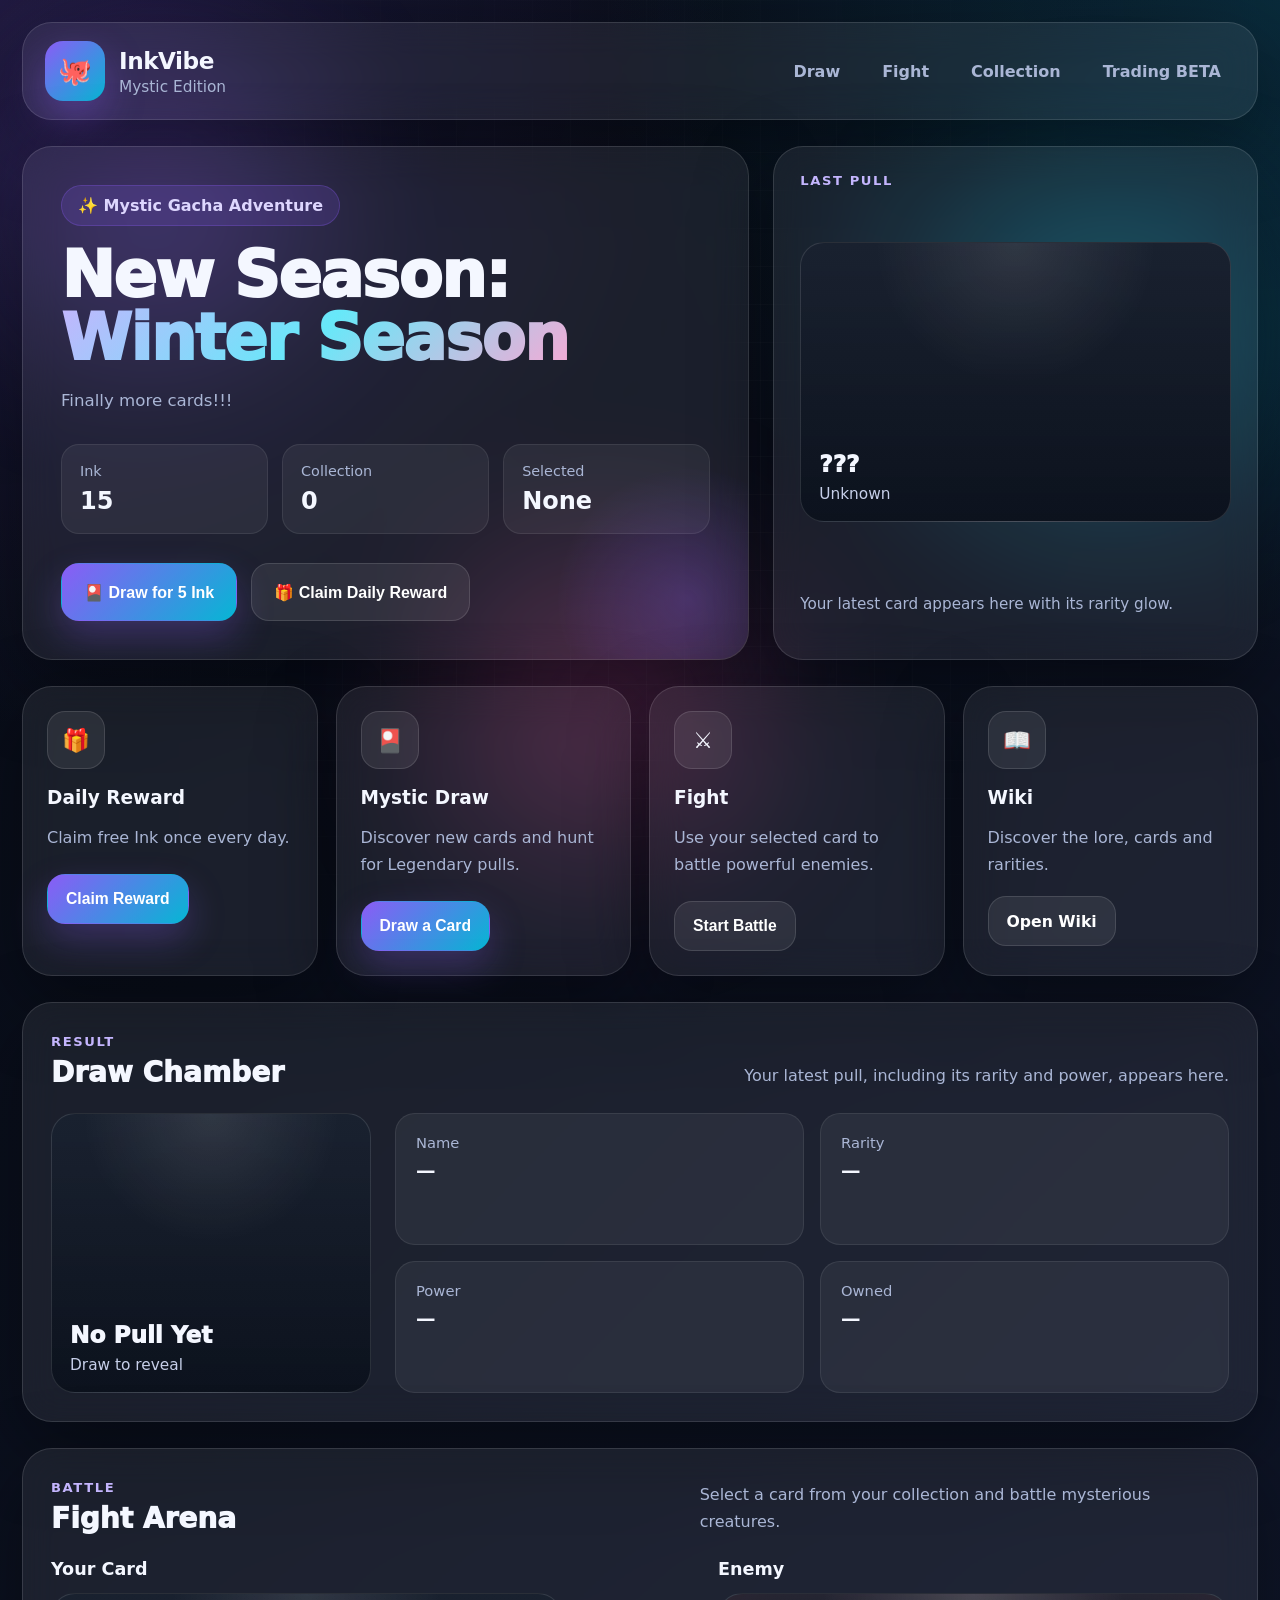
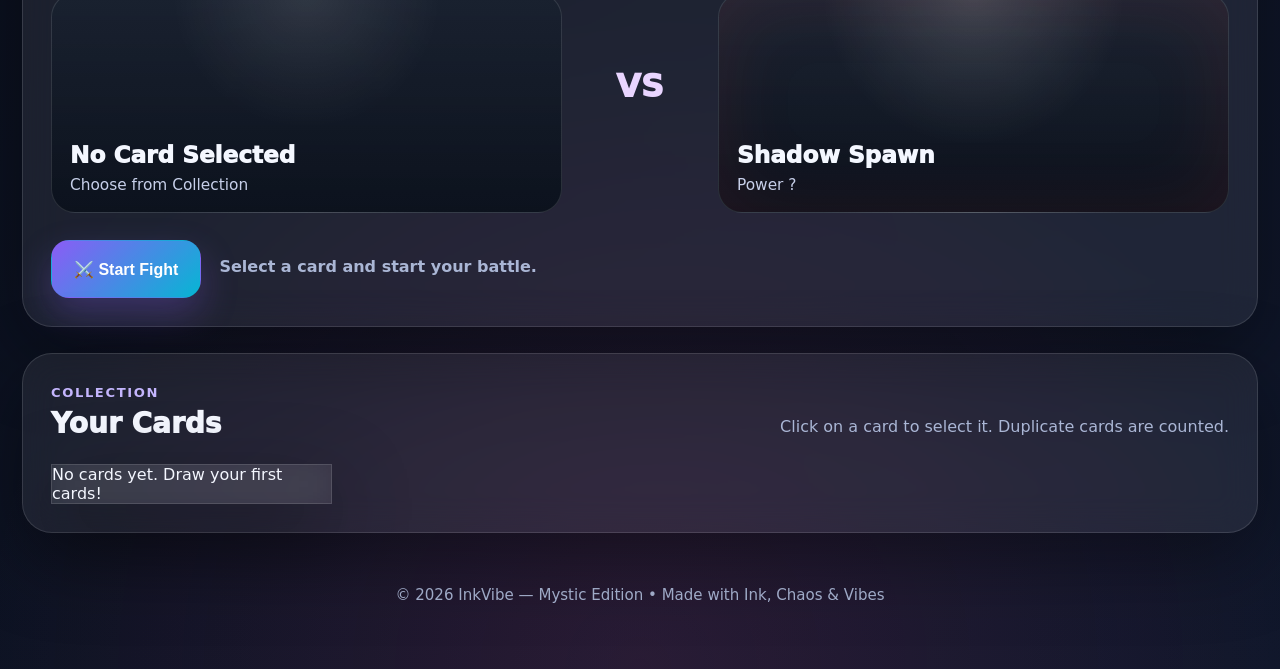
<file: index.html>
<!DOCTYPE html>
<html lang="en">
<head>
  <meta charset="UTF-8" />
  <meta name="viewport" content="width=device-width, initial-scale=1.0" />
  <title>InkVibe - Winter Season</title>
  <meta name="description" content="InkVibe — Mystic Edition | Collect mystical cards, discover rare characters and battle in your browser." />
  <link rel="stylesheet" href="style.css" />
</head>
<body>

  <div class="snowflakes" aria-hidden="true">
    <div class="snowflake">❄</div>
    <div class="snowflake">❅</div>
    <div class="snowflake">❆</div>
    <div class="snowflake">❄</div>
    <div class="snowflake">❅</div>
    <div class="snowflake">❆</div>
    <div class="snowflake">❄</div>
    <div class="snowflake">❅</div>
    <div class="snowflake">❆</div>
    <div class="snowflake">❄</div>
  </div>

  <div class="bg-layer">
    <div class="orb orb-a"></div>
    <div class="orb orb-b"></div>
    <div class="orb orb-c"></div>
    <div class="grid-overlay"></div>
  </div>

  <div class="app-shell">

    <header class="topbar glass">
      <div class="brand">
        <div class="brand-mark">🐙</div>
        <div class="brand-copy">
          <h1>InkVibe</h1>
          <p>Mystic Edition</p>
        </div>
      </div>

      <nav class="top-nav">
        <a href="#draw-zone">Draw</a>
        <a href="#fight-zone">Fight</a>
        <a href="#collection-zone">Collection</a>
        <a href="trade.html">Trading BETA</a>
      </nav>
    </header>

    <main>

      <section class="hero-grid">
        <div class="hero-main glass">
          <div class="hero-badge">✨ Mystic Gacha Adventure</div>

          <h2>New Season: <span>Winter Season</span></h2>

          <p>
            Finally more cards!!!
          </p>

          <div class="hero-stats">
            <div class="hero-stat">
              <span class="hero-stat-label">Ink</span>
              <span class="hero-stat-value" id="inkCount">0</span>
            </div>

            <div class="hero-stat">
              <span class="hero-stat-label">Collection</span>
              <span class="hero-stat-value" id="collectionCount">0</span>
            </div>

            <div class="hero-stat">
              <span class="hero-stat-label">Selected</span>
              <span class="hero-stat-value" id="selectedCardName">None</span>
            </div>
          </div>

          <div class="hero-actions">
            <button class="btn btn-primary btn-xl" onclick="drawCard()">
              🎴 Draw for 5 Ink
            </button>

            <button class="btn btn-secondary btn-xl" onclick="claimDaily()">
              🎁 Claim Daily Reward
            </button>
          </div>
        </div>

        <aside class="hero-side glass">
          <div class="side-label">Last Pull</div>

          <div id="lastPullCard" class="featured-card placeholder-card">
            <div class="featured-card-inner">
              <span class="featured-name">???</span>
              <span class="featured-rarity">Unknown</span>
            </div>
          </div>

          <p class="side-note">
            Your latest card appears here with its rarity glow.
          </p>
        </aside>
      </section>

      <section class="quick-actions">

        <div class="quick-card glass">
          <div class="quick-icon">🎁</div>
          <h3>Daily Reward</h3>
          <p>Claim free Ink once every day.</p>
          <button class="btn btn-primary" onclick="claimDaily()">
            Claim Reward
          </button>
        </div>

        <div class="quick-card glass" id="draw-zone">
          <div class="quick-icon">🎴</div>
          <h3>Mystic Draw</h3>
          <p>Discover new cards and hunt for Legendary pulls.</p>
          <button class="btn btn-primary" onclick="drawCard()">
            Draw a Card
          </button>
        </div>

        <div class="quick-card glass" id="fight-zone">
          <div class="quick-icon">⚔️</div>
          <h3>Fight</h3>
          <p>Use your selected card to battle powerful enemies.</p>
          <button class="btn btn-secondary" onclick="fight()">
            Start Battle
          </button>
        </div>

        <div class="quick-card glass">
          <div class="quick-icon">📖</div>
          <h3>Wiki</h3>
          <p>Discover the lore, cards and rarities.</p>
          <a href="wiki.html" class="btn btn-secondary">Open Wiki</a>
        </div>

      </section>

      <section class="section-panel glass">
        <div class="section-head">
          <div>
            <span class="eyebrow">RESULT</span>
            <h2>Draw Chamber</h2>
          </div>
          <p>Your latest pull, including its rarity and power, appears here.</p>
        </div>

        <div class="draw-result-wrap">
          <div id="drawReveal" class="draw-reveal placeholder-card">
            <div class="featured-card-inner">
              <span class="featured-name">No Pull Yet</span>
              <span class="featured-rarity">Draw to reveal</span>
            </div>
          </div>

          <div class="draw-meta">
            <div class="meta-box">
              <span class="meta-label">Name</span>
              <span class="meta-value" id="pullName">—</span>
            </div>

            <div class="meta-box">
              <span class="meta-label">Rarity</span>
              <span class="meta-value" id="pullRarity">—</span>
            </div>

            <div class="meta-box">
              <span class="meta-label">Power</span>
              <span class="meta-value" id="pullPower">—</span>
            </div>

            <div class="meta-box">
              <span class="meta-label">Owned</span>
              <span class="meta-value" id="pullOwned">—</span>
            </div>
          </div>
        </div>
      </section>

      <section class="section-panel glass fight-layout">
        <div class="section-head">
          <div>
            <span class="eyebrow">BATTLE</span>
            <h2>Fight Arena</h2>
          </div>

          <p>Select a card from your collection and battle mysterious creatures.</p>
        </div>

        <div class="fight-grid">
          <div class="arena-card">
            <h3>Your Card</h3>

            <div id="selectedFightCard" class="battle-card placeholder-card small-card">
              <div class="featured-card-inner">
                <span class="featured-name">No Card Selected</span>
                <span class="featured-rarity">Choose from Collection</span>
              </div>
            </div>
          </div>

          <div class="arena-vs">VS</div>

          <div class="arena-card">
            <h3>Enemy</h3>

            <div id="enemyCard" class="battle-card enemy-card small-card">
              <div class="featured-card-inner">
                <span class="featured-name">Shadow Spawn</span>
                <span class="featured-rarity">Power ?</span>
              </div>
            </div>
          </div>
        </div>

        <div class="fight-controls">
          <button class="btn btn-primary btn-xl" onclick="fight()">
            ⚔️ Start Fight
          </button>

          <div id="fightResult" class="fight-result">
            Select a card and start your battle.
          </div>
        </div>
      </section>

      <section class="section-panel glass" id="collection-zone">
        <div class="section-head">
          <div>
            <span class="eyebrow">COLLECTION</span>
            <h2>Your Cards</h2>
          </div>

          <p>Click on a card to select it. Duplicate cards are counted.</p>
        </div>

        <div id="collectionGrid" class="collection-grid"></div>
      </section>

    </main>

    <footer class="footer">
      <p>© 2026 InkVibe — Mystic Edition • Made with Ink, Chaos & Vibes</p>
    </footer>

  </div>

  <script src="script.js"></script>
</body>
</html>
</file>
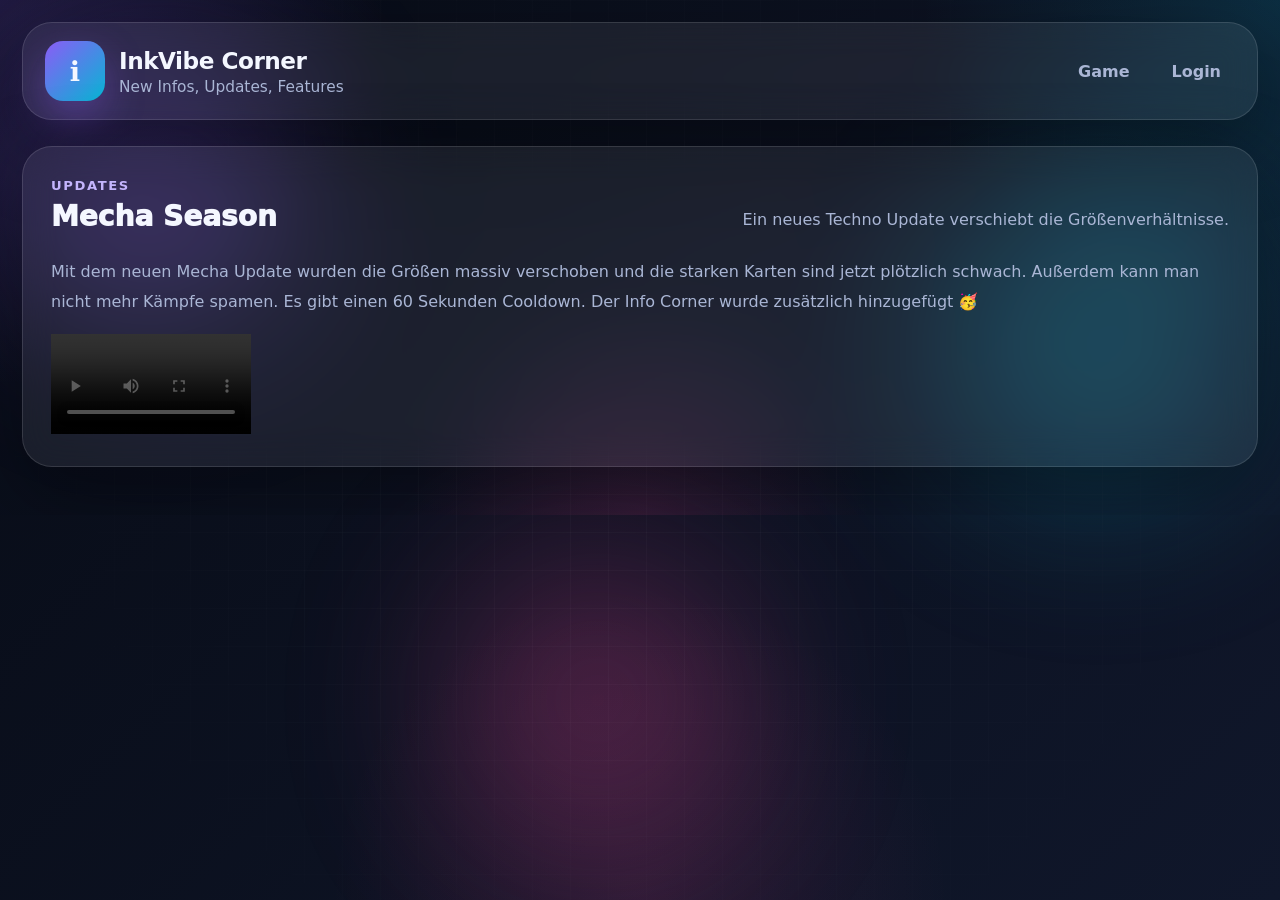
<file: corner.html>
<!DOCTYPE html>
<html lang="de">
<head>
  <meta charset="UTF-8" />
  <meta name="viewport" content="width=device-width, initial-scale=1.0" />
  <title>InkVibe Corner</title>
  <link rel="stylesheet" href="style.css" />
</head>
<body>
  <div class="bg-layer">
    <div class="orb orb-a"></div>
    <div class="orb orb-b"></div>
    <div class="orb orb-c"></div>
    <div class="grid-overlay"></div>
  </div>

  <div class="app-shell">
    <header class="topbar glass">
      <div class="brand">
        <div class="brand-mark">ℹ️</div>
        <div class="brand-copy">
          <h1>InkVibe Corner</h1>
          <p>New Infos, Updates, Features</p> 
        </div>
      </div>

      <nav class="top-nav">
        <a href="index.html">Game</a>
        <a href="login.html">Login</a>
      </nav>
    </header>

    <section class="section-panel glass">
      <div class="section-head">
        <div>
          <span class="eyebrow">UPDATES</span>
          <h2>Mecha Season</h2>
        </div>
        <p>Ein neues Techno Update verschiebt die Größenverhältnisse.</p>
      </div>

      <p style="color: var(--muted); line-height: 1.9; font-size: 1rem;">
       Mit dem neuen Mecha Update wurden die Größen massiv verschoben
       und die starken Karten sind jetzt plötzlich schwach. Außerdem 
       kann man nicht mehr Kämpfe spamen. Es gibt einen 60 Sekunden Cooldown. 
       Der Info Corner wurde zusätzlich hinzugefügt 🥳
      </p>

      <video controls width="200">
  <source src="MechaVid.mp4" type="video/mp4">
  Dein Browser unterstützt das Video-Tag nicht.
</video>
    </section>
</file>
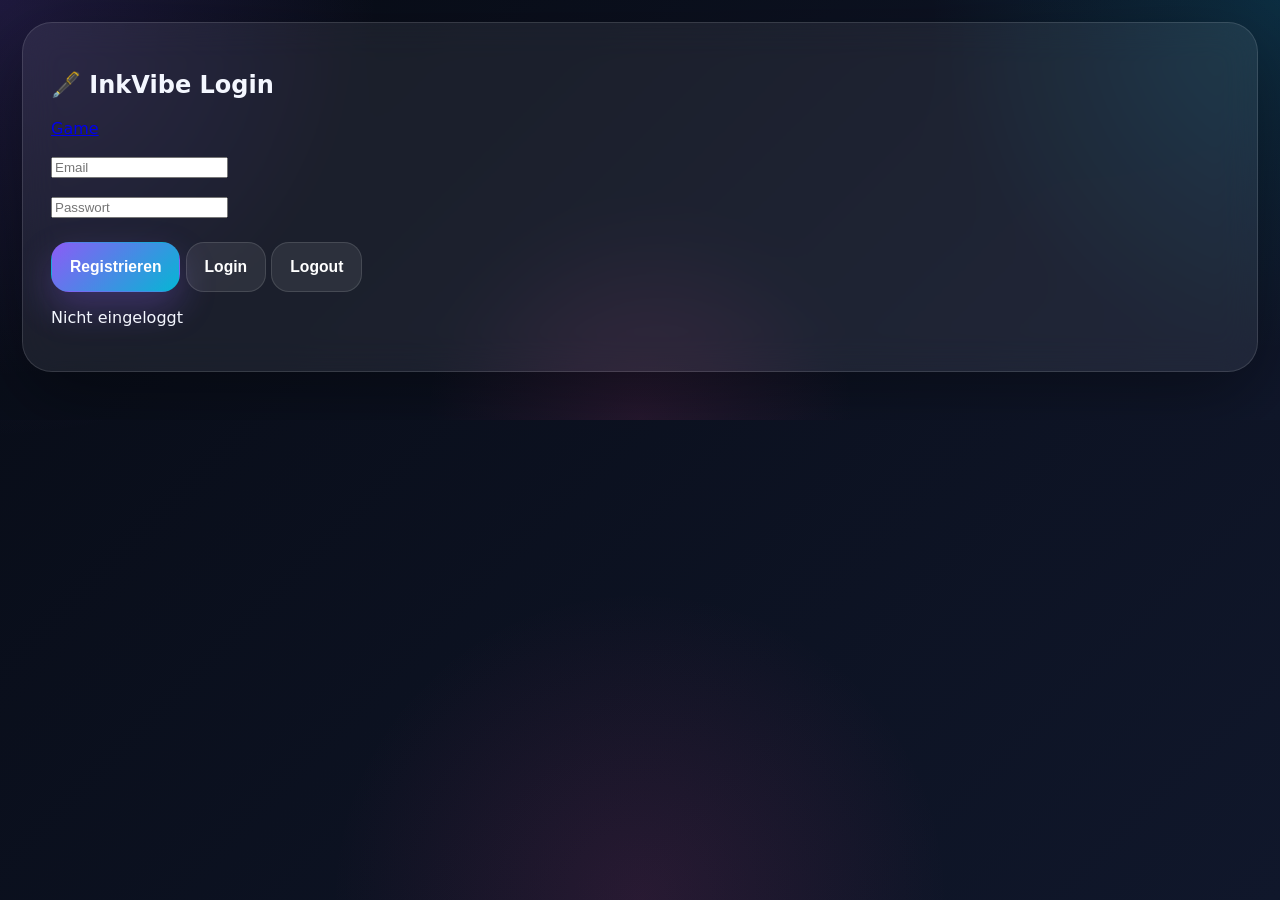
<file: login.html>
<!DOCTYPE html>
<html lang="de">
<head>
<meta charset="UTF-8">
<meta name="viewport" content="width=device-width, initial-scale=1.0">

<title>InkVibe Login</title>


<link rel="stylesheet" href="style.css">
</head>

<body>

<div class="app-shell">

<section class="section-panel glass">

<h2>🖋️ InkVibe Login</h2>

<a href="index.html"><button= "btn btn-secondary">Game</button></a>
<br><br>
<input id="email" type="email" placeholder="Email">

<br><br>

<input id="password" type="password" placeholder="Passwort">

<br><br>

<button class="btn btn-primary" id="registerBtn">
Registrieren
</button>


<button class="btn btn-secondary" id="loginBtn">
Login
</button>


<button class="btn btn-secondary" id="logoutBtn">
Logout
</button>


<p id="status">
Nicht eingeloggt
</p>


</section>

</div>


<script type="module" src="login.js"></script>

</body>
</html>
</file>
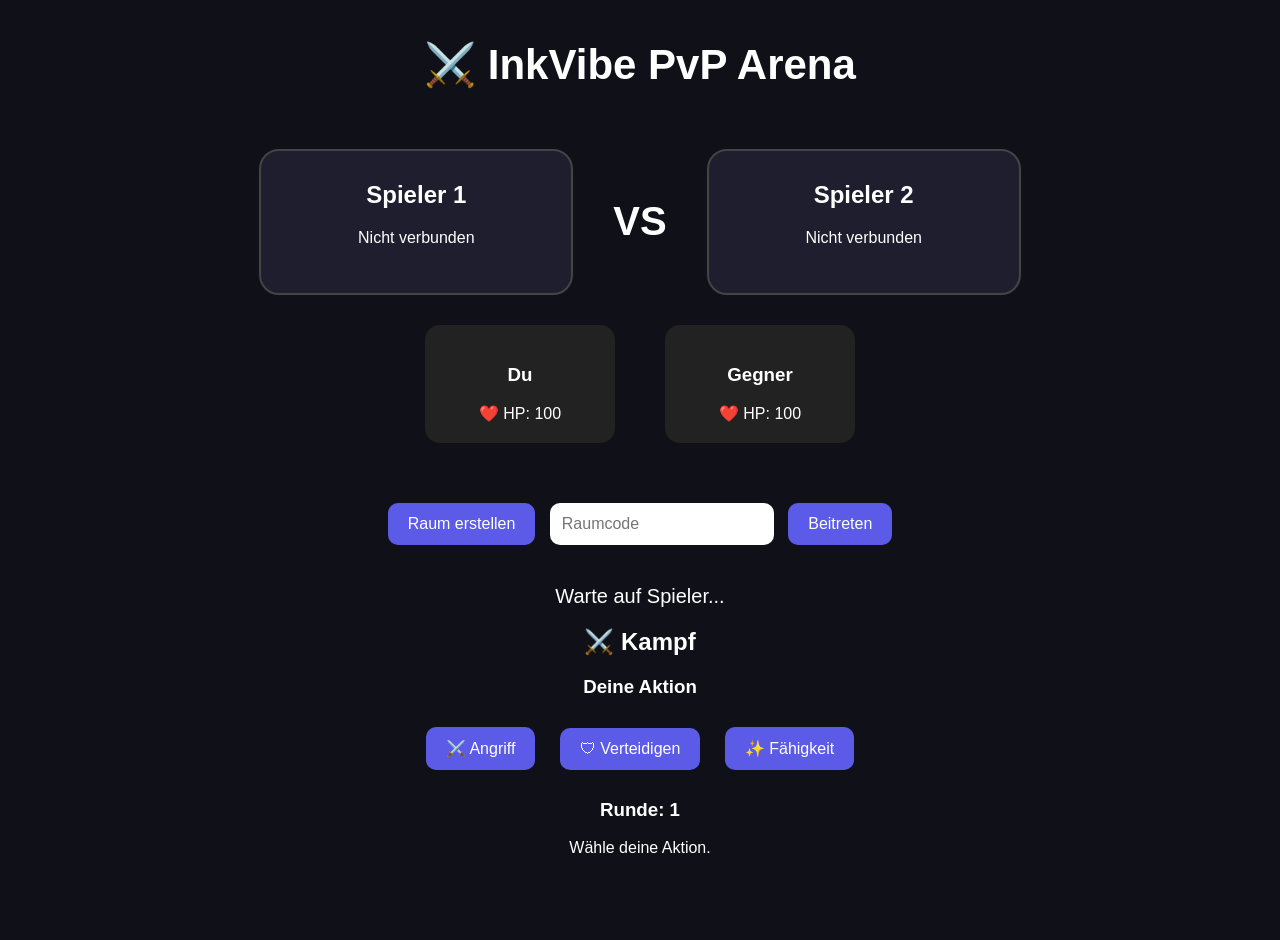
<file: pvp.html>
<!DOCTYPE html>
<html lang="de">
<head>
    <meta charset="UTF-8">
    <meta name="viewport" content="width=device-width, initial-scale=1.0">
    <title>InkVibe PvP Arena</title>
    <link rel="stylesheet" href="pvp.css">
</head>

<body>

    <h1>⚔️ InkVibe PvP Arena</h1>

    <div class="arena">

        <div class="player">
            <h2>Spieler 1</h2>
            <p id="player1Status">Nicht verbunden</p>
        </div>

        <div class="vs">
            VS
        </div>

        <div class="player">
            <h2>Spieler 2</h2>
            <p id="player2Status">Nicht verbunden</p>
        </div>

    </div>

    <div class="hp-box">

    <div>
        <h3>Du</h3>
        ❤️ HP: <span id="playerHP">100</span>
    </div>

    <div>
        <h3>Gegner</h3>
        ❤️ HP: <span id="enemyHP">100</span>
    </div>

</div>
    <div class="controls">
        <button onclick="createRoom()">
            Raum erstellen
        </button>

        <input id="roomCode" placeholder="Raumcode">

        <button onclick="joinRoom()">
            Beitreten
        </button>
    </div>

    <div id="message">
        Warte auf Spieler...
    </div>
<div class="battle-area">

    <h2>⚔️ Kampf</h2>

    <div>
        <h3>Deine Aktion</h3>

        <button onclick="chooseAction('attack')">
            ⚔️ Angriff
        </button>

        <button onclick="chooseAction('defend')">
            🛡 Verteidigen
        </button>

        <button onclick="chooseAction('skill')">
            ✨ Fähigkeit
        </button>

    </div>


    <h3 id="round">
        Runde: 1
    </h3>

    <p id="battleMessage">
        Wähle deine Aktion.
    </p>

</div>

<script src="pvp.js"></script>

</body>
</html>
</file>
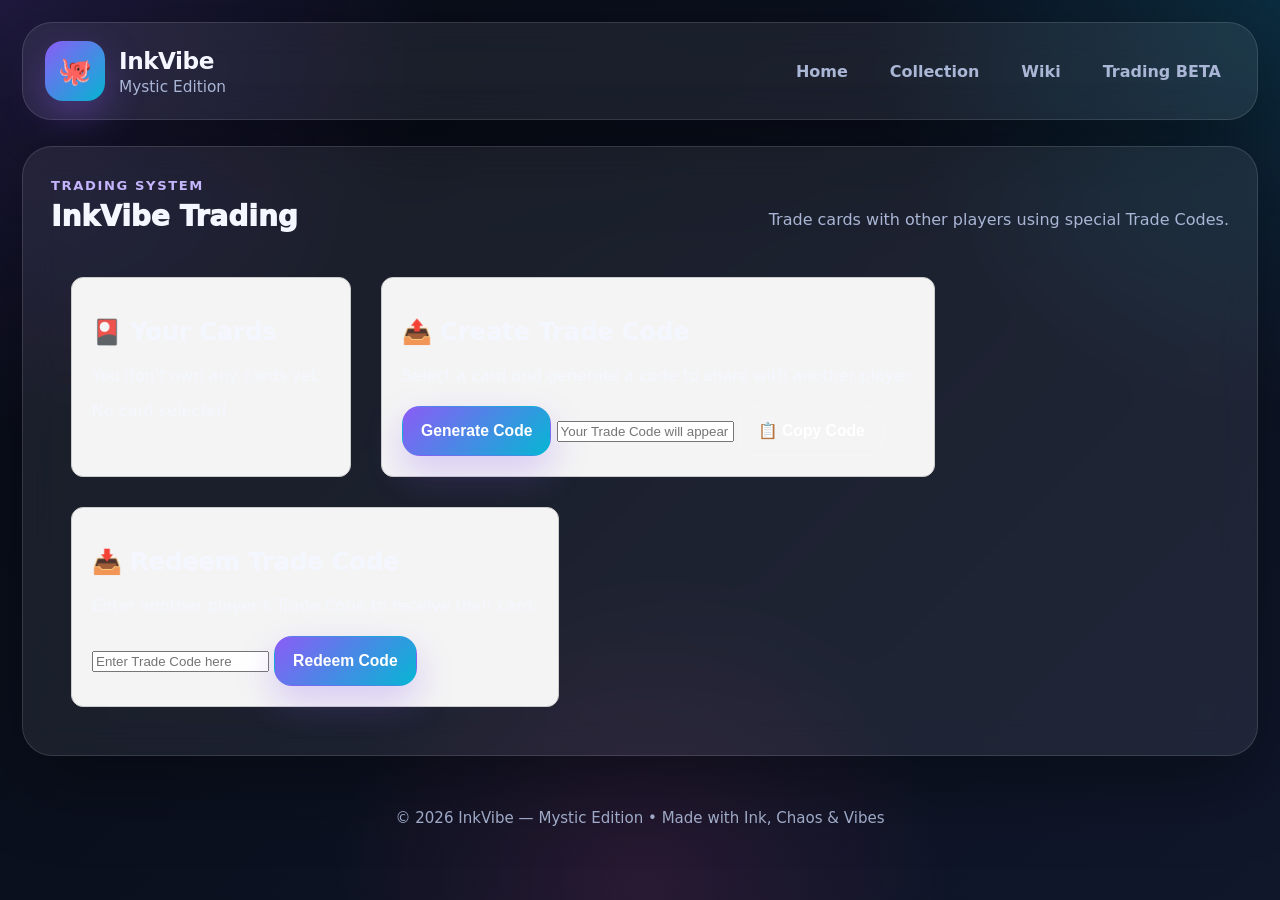
<file: trade.html>
<!DOCTYPE html>
<html lang="en">

<head>
  <meta charset="UTF-8">
  <meta name="viewport" content="width=device-width, initial-scale=1.0">

  <title>InkVibe Trading (Beta)</title>

  <link rel="stylesheet" href="style.css">
</head>

<body>

  <div class="app-shell">

    <header class="topbar glass">

      <div class="brand">
        <div class="brand-mark">🐙</div>

        <div class="brand-copy">
          <h1>InkVibe</h1>
          <p>Mystic Edition</p>
        </div>
      </div>

      <nav class="top-nav">
        <a href="index.html">Home</a>
        <a href="index.html#collection-zone">Collection</a>
        <a href="wiki.html">Wiki</a>
        <a href="trade.html">Trading BETA</a>
      </nav>

    </header>

    <main>

      <section class="section-panel glass">

        <div class="section-head">
          <div>
            <span class="eyebrow">TRADING SYSTEM</span>
            <h2>InkVibe Trading</h2>
          </div>

          <p>
            Trade cards with other players using special Trade Codes.
          </p>
        </div>

        <div class="trade-container">

          <!-- YOUR COLLECTION -->

          <div class="section">
            <h2>🎴 Your Cards</h2>

            <div id="yourCards"></div>

            <p id="selectedInfo">
              No card selected
            </p>
          </div>

          <!-- GENERATE TRADE CODE -->

          <div class="section">

            <h2>📤 Create Trade Code</h2>

            <p>
              Select a card and generate a code to share with another player.
            </p>

            <button class="btn btn-primary" onclick="generateTradeCode()">
              Generate Code
            </button>

            <input
              id="tradeCode"
              readonly
              placeholder="Your Trade Code will appear here"
            >

            <button class="btn btn-secondary" onclick="copyTradeCode()">
              📋 Copy Code
            </button>

          </div>

          <!-- REDEEM TRADE CODE -->

          <div class="section">

            <h2>📥 Redeem Trade Code</h2>

            <p>
              Enter another player's Trade Code to receive their card.
            </p>

            <input
              id="redeemInput"
              placeholder="Enter Trade Code here"
            >

            <button class="btn btn-primary" onclick="redeemCode()">
              Redeem Code
            </button>

          </div>

        </div>

      </section>

    </main>

    <footer class="footer">
      <p>© 2026 InkVibe — Mystic Edition • Made with Ink, Chaos & Vibes</p>
    </footer>

  </div>

  <script src="script.js"></script>
  <script src="trade.js"></script>

</body>
</html>
</file>
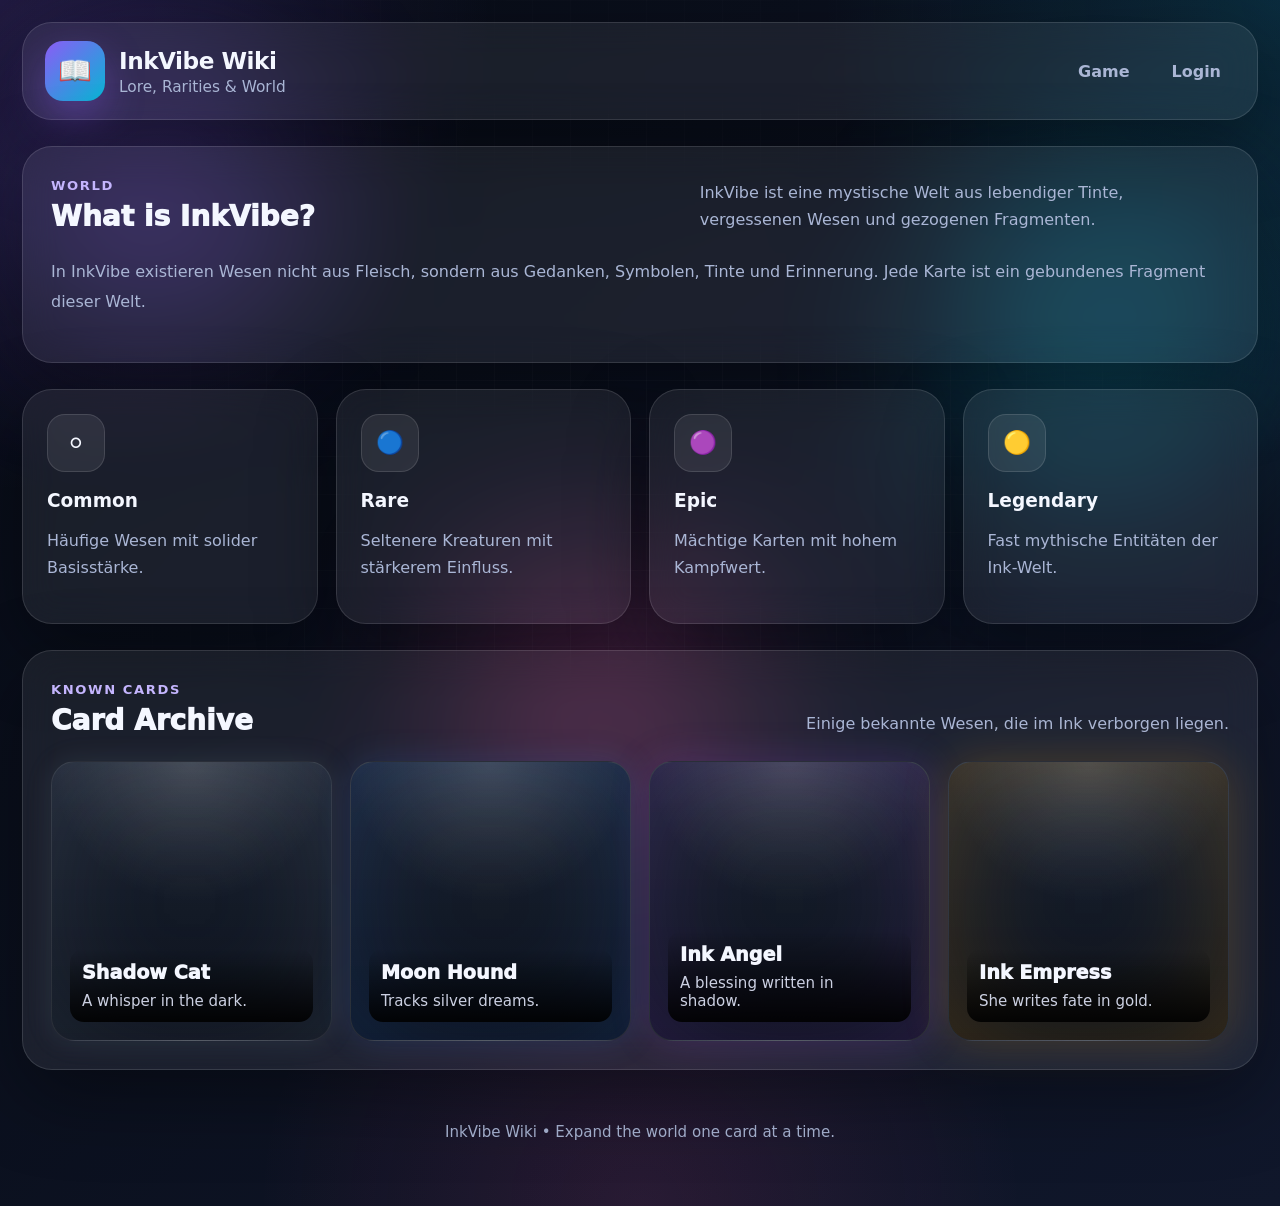
<file: wiki.html>
<!DOCTYPE html>
<html lang="de">
<head>
  <meta charset="UTF-8" />
  <meta name="viewport" content="width=device-width, initial-scale=1.0" />
  <title>InkVibe Wiki</title>
  <link rel="stylesheet" href="style.css" />
</head>
<body>
  <div class="bg-layer">
    <div class="orb orb-a"></div>
    <div class="orb orb-b"></div>
    <div class="orb orb-c"></div>
    <div class="grid-overlay"></div>
  </div>

  <div class="app-shell">
    <header class="topbar glass">
      <div class="brand">
        <div class="brand-mark">📖</div>
        <div class="brand-copy">
          <h1>InkVibe Wiki</h1>
          <p>Lore, Rarities & World</p>
        </div>
      </div>

      <nav class="top-nav">
        <a href="index.html">Game</a>
        <a href="login.html">Login</a>
      </nav>
    </header>

    <section class="section-panel glass">
      <div class="section-head">
        <div>
          <span class="eyebrow">WORLD</span>
          <h2>What is InkVibe?</h2>
        </div>
        <p>InkVibe ist eine mystische Welt aus lebendiger Tinte, vergessenen Wesen und gezogenen Fragmenten.</p>
      </div>

      <p style="color: var(--muted); line-height: 1.9; font-size: 1rem;">
        In InkVibe existieren Wesen nicht aus Fleisch, sondern aus Gedanken, Symbolen,
        Tinte und Erinnerung. Jede Karte ist ein gebundenes Fragment dieser Welt.
      </p>
    </section>

    <section class="quick-actions">
      <div class="quick-card glass">
        <div class="quick-icon">⚪</div>
        <h3>Common</h3>
        <p>Häufige Wesen mit solider Basisstärke.</p>
      </div>

      <div class="quick-card glass">
        <div class="quick-icon">🔵</div>
        <h3>Rare</h3>
        <p>Seltenere Kreaturen mit stärkerem Einfluss.</p>
      </div>

      <div class="quick-card glass">
        <div class="quick-icon">🟣</div>
        <h3>Epic</h3>
        <p>Mächtige Karten mit hohem Kampfwert.</p>
      </div>

      <div class="quick-card glass">
        <div class="quick-icon">🟡</div>
        <h3>Legendary</h3>
        <p>Fast mythische Entitäten der Ink-Welt.</p>
      </div>
    </section>

    <section class="section-panel glass">
      <div class="section-head">
        <div>
          <span class="eyebrow">KNOWN CARDS</span>
          <h2>Card Archive</h2>
        </div>
        <p>Einige bekannte Wesen, die im Ink verborgen liegen.</p>
      </div>

      <div class="collection-grid">
        <div class="collection-card rarity-common">
          <div class="card-bottom">
            <div class="card-name">Shadow Cat</div>
            <div class="card-sub">A whisper in the dark.</div>
          </div>
        </div>

        <div class="collection-card rarity-rare">
          <div class="card-bottom">
            <div class="card-name">Moon Hound</div>
            <div class="card-sub">Tracks silver dreams.</div>
          </div>
        </div>

        <div class="collection-card rarity-epic">
          <div class="card-bottom">
            <div class="card-name">Ink Angel</div>
            <div class="card-sub">A blessing written in shadow.</div>
          </div>
        </div>

        <div class="collection-card rarity-legendary">
          <div class="card-bottom">
            <div class="card-name">Ink Empress</div>
            <div class="card-sub">She writes fate in gold.</div>
          </div>
        </div>
      </div>
    </section>

    <footer class="footer">
      <p>InkVibe Wiki • Expand the world one card at a time.</p>
    </footer>
  </div>
</body>
</html>
</file>
<file: style.css>
/* Grundstyling für die Schneeflocken */
.snowflake {
  color: #fff;
  font-size: 1.2em;
  font-family: Arial, sans-serif;
  text-shadow: 0 0 5px rgba(0, 0, 0, 0.3); /* Sorgt für Sichtbarkeit auf hellem Hintergrund */
  position: fixed;
  top: -10%;
  z-index: 9999;
  user-select: none;
  cursor: default;
  pointer-events: none; /* Wichtig: Man kann durch die Flocken hindurchklicken */
  animation-name: snowflakes-fall, snowflakes-shake;
  animation-duration: 10s, 3s;
  animation-timing-function: linear, ease-in-out;
  animation-iteration-count: infinite, infinite;
  animation-play-state: running, running;
}

/* Animation 1: Nach unten fallen */
@keyframes snowflakes-fall {
  0% {
    top: -10%;
  }
  100% {
    top: 100%;
  }
}

/* Animation 2: Leichtes Hin- und Herschwingen */
@keyframes snowflakes-shake {
  0%, 100% {
    transform: translateX(0px);
  }
  50% {
    transform: translateX(80px);
  }
}

/* Individuelle Positionierung und Verzögerung für jede Flocke */
.snowflake:nth-of-type(1) { left: 5%; animation-delay: 0s, 0s; }
.snowflake:nth-of-type(2) { left: 15%; animation-delay: 6s, 0.5s; font-size: 1.5em; }
.snowflake:nth-of-type(3) { left: 25%; animation-delay: 4s, 2s; }
.snowflake:nth-of-type(4) { left: 35%; animation-delay: 2s, 2s; font-size: 0.9em; }
.snowflake:nth-of-type(5) { left: 45%; animation-delay: 8s, 3s; }
.snowflake:nth-of-type(6) { left: 55%; animation-delay: 6s, 2s; font-size: 1.4em; }
.snowflake:nth-of-type(7) { left: 65%; animation-delay: 2.5s, 1s; }
.snowflake:nth-of-type(8) { left: 75%; animation-delay: 1s, 0s; font-size: 1.1em; }
.snowflake:nth-of-type(9) { left: 85%; animation-delay: 3s, 1.5s; }
.snowflake:nth-of-type(10) { left: 92%; animation-delay: 5s, 2.5s; font-size: 1.3em; }

:root {
  --bg-1: #070b15;
  --bg-2: #10172b;
  --glass: rgba(255,255,255,0.07);
  --glass-strong: rgba(255,255,255,0.12);
  --border: rgba(255,255,255,0.12);
  --text: #f4f7ff;
  --muted: #aab6d5;
  --accent: #8b5cf6;
  --accent-2: #06b6d4;
  --accent-3: #ec4899;
  --gold: #fbbf24;
  --green: #22c55e;
  --red: #ef4444;
  --shadow: 0 25px 80px rgba(0,0,0,0.38);

  --common: #94a3b8;
  --rare: #3b82f6;
  --epic: #a855f7;
  --legendary: #f59e0b;

  --radius-xl: 30px;
  --radius-lg: 24px;
  --radius-md: 18px;
  --radius-sm: 14px;
  --max-width: 1260px;
}

* {
  box-sizing: border-box;
}

html, body {
  margin: 0;
  padding: 0;
  min-height: 100%;
  font-family: "Inter", "Segoe UI", system-ui, sans-serif;
  color: var(--text);
  background:
    radial-gradient(circle at top left, rgba(139,92,246,0.18), transparent 28%),
    radial-gradient(circle at top right, rgba(6,182,212,0.16), transparent 26%),
    radial-gradient(circle at bottom center, rgba(236,72,153,0.12), transparent 28%),
    linear-gradient(135deg, var(--bg-1), var(--bg-2));
  overflow-x: hidden;
}

body {
  padding: 22px;
}

.bg-layer {
  position: fixed;
  inset: 0;
  pointer-events: none;
  z-index: 0;
}

.orb {
  position: absolute;
  border-radius: 999px;
  filter: blur(90px);
  opacity: 0.28;
}

.orb-a {
  width: 280px;
  height: 280px;
  background: var(--accent);
  top: 60px;
  left: 20px;
}

.orb-b {
  width: 320px;
  height: 320px;
  background: var(--accent-2);
  top: 180px;
  right: 20px;
}

.orb-c {
  width: 300px;
  height: 300px;
  background: var(--accent-3);
  bottom: 50px;
  left: 35%;
}

.grid-overlay {
  position: absolute;
  inset: 0;
  background-image:
    linear-gradient(rgba(255,255,255,0.025) 1px, transparent 1px),
    linear-gradient(90deg, rgba(255,255,255,0.025) 1px, transparent 1px);
  background-size: 38px 38px;
  mask-image: radial-gradient(circle at center, black 25%, transparent 85%);
}

.app-shell {
  max-width: var(--max-width);
  margin: 0 auto;
  position: relative;
  z-index: 1;
}

.glass {
  background: var(--glass);
  border: 1px solid var(--border);
  backdrop-filter: blur(18px);
  box-shadow: var(--shadow);
}

.topbar {
  display: flex;
  justify-content: space-between;
  align-items: center;
  gap: 18px;
  padding: 18px 22px;
  border-radius: var(--radius-xl);
  margin-bottom: 26px;
}

.brand {
  display: flex;
  align-items: center;
  gap: 14px;
}

.brand-mark {
  width: 60px;
  height: 60px;
  display: grid;
  place-items: center;
  border-radius: 18px;
  background: linear-gradient(135deg, var(--accent), var(--accent-2));
  font-size: 1.7rem;
  box-shadow: 0 16px 38px rgba(139,92,246,0.35);
}

.brand-copy h1 {
  margin: 0;
  font-size: 1.45rem;
  font-weight: 900;
  letter-spacing: -0.5px;
}

.brand-copy p {
  margin: 4px 0 0;
  color: var(--muted);
  font-size: 0.96rem;
}

.top-nav {
  display: flex;
  align-items: center;
  gap: 14px;
  flex-wrap: wrap;
}

.top-nav a {
  text-decoration: none;
  color: var(--muted);
  font-weight: 700;
  padding: 10px 14px;
  border-radius: 999px;
  transition: 0.2s ease;
}

.top-nav a:hover {
  background: rgba(255,255,255,0.08);
  color: white;
}

.nav-login {
  background: rgba(255,255,255,0.08);
  border: 1px solid var(--border);
}

.hero-grid {
  display: grid;
  grid-template-columns: 1.2fr 0.8fr;
  gap: 24px;
  margin-bottom: 26px;
}

.hero-main, .hero-side, .section-panel, .quick-card {
  border-radius: var(--radius-xl);
}

.hero-main {
  padding: 38px;
  position: relative;
  overflow: hidden;
}

.hero-main::after {
  content: "";
  position: absolute;
  width: 260px;
  height: 260px;
  right: -70px;
  bottom: -70px;
  border-radius: 999px;
  background: radial-gradient(circle, rgba(139,92,246,0.25), transparent 72%);
}

.hero-badge {
  display: inline-flex;
  padding: 10px 16px;
  border-radius: 999px;
  background: rgba(139,92,246,0.16);
  border: 1px solid rgba(139,92,246,0.28);
  color: #ddd6fe;
  font-weight: 800;
  margin-bottom: 18px;
}

.hero-main h2 {
  font-size: clamp(2.3rem, 5vw, 4.1rem);
  line-height: 0.98;
  margin: 0 0 16px;
  font-weight: 950;
  letter-spacing: -1.5px;
}

.hero-main h2 span {
  background: linear-gradient(135deg, #c4b5fd, #67e8f9, #f9a8d4);
  -webkit-background-clip: text;
  -webkit-text-fill-color: transparent;
}

.hero-main p {
  color: var(--muted);
  line-height: 1.8;
  max-width: 64ch;
  font-size: 1.04rem;
  margin-bottom: 28px;
}

.hero-stats {
  display: grid;
  grid-template-columns: repeat(3, 1fr);
  gap: 14px;
  margin-bottom: 24px;
}

.hero-stat {
  padding: 18px;
  border-radius: 18px;
  background: rgba(255,255,255,0.06);
  border: 1px solid rgba(255,255,255,0.08);
}

.hero-stat-label {
  display: block;
  color: var(--muted);
  font-size: 0.9rem;
  margin-bottom: 8px;
}

.hero-stat-value {
  font-size: 1.5rem;
  font-weight: 900;
}

.hero-actions {
  display: flex;
  gap: 14px;
  flex-wrap: wrap;
}

.btn {
  display: inline-flex;
  align-items: center;
  justify-content: center;
  gap: 10px;
  min-height: 50px;
  padding: 14px 18px;
  border: 1px solid transparent;
  border-radius: 18px;
  text-decoration: none;
  font-weight: 900;
  cursor: pointer;
  transition: 0.2s ease;
  font-size: 0.98rem;
}

.btn:hover {
  transform: translateY(-2px);
}

.btn-primary {
  background: linear-gradient(135deg, var(--accent), var(--accent-2));
  color: white;
  box-shadow: 0 16px 36px rgba(139,92,246,0.28);
}

.btn-secondary {
  background: rgba(255,255,255,0.08);
  color: white;
  border-color: var(--border);
}

.btn-xl {
  min-height: 58px;
  padding: 16px 22px;
  font-size: 1rem;
}

.hero-side {
  padding: 26px;
  display: flex;
  flex-direction: column;
  justify-content: space-between;
}

.side-label, .eyebrow {
  font-size: 0.82rem;
  font-weight: 900;
  letter-spacing: 1.6px;
  color: #c4b5fd;
  text-transform: uppercase;
}

.side-note {
  color: var(--muted);
  line-height: 1.7;
  font-size: 0.95rem;
  margin-top: 16px;
}

.quick-actions {
  display: grid;
  grid-template-columns: repeat(4, 1fr);
  gap: 18px;
  margin-bottom: 26px;
}

.quick-card {
  padding: 24px;
  transition: 0.2s ease;
}

.quick-card:hover {
  transform: translateY(-4px);
  background: rgba(255,255,255,0.08);
}

.quick-icon {
  width: 58px;
  height: 58px;
  display: grid;
  place-items: center;
  border-radius: 18px;
  font-size: 1.4rem;
  background: rgba(255,255,255,0.08);
  border: 1px solid var(--border);
  margin-bottom: 18px;
}

.quick-card h3 {
  margin: 0 0 8px;
  font-size: 1.16rem;
  font-weight: 900;
}

.quick-card p {
  color: var(--muted);
  line-height: 1.7;
  margin-bottom: 18px;
}

.section-panel {
  padding: 28px;
  margin-bottom: 26px;
}

.section-head {
  display: flex;
  justify-content: space-between;
  gap: 20px;
  align-items: end;
  margin-bottom: 24px;
  flex-wrap: wrap;
}

.section-head h2 {
  margin: 6px 0 0;
  font-size: 1.75rem;
  font-weight: 950;
}

.section-head p {
  color: var(--muted);
  margin: 0;
  max-width: 52ch;
  line-height: 1.7;
}

.draw-result-wrap {
  display: grid;
  grid-template-columns: 320px 1fr;
  gap: 24px;
  align-items: stretch;
}

.featured-card, .draw-reveal, .battle-card, .collection-card {
  position: relative;
  border-radius: 24px;
  overflow: hidden;
  min-height: 280px;
  display: flex;
  align-items: end;
  padding: 18px;
  background:
    linear-gradient(180deg, rgba(255,255,255,0.05), rgba(0,0,0,0.28)),
    radial-gradient(circle at top, rgba(255,255,255,0.16), transparent 45%);
  border: 1px solid rgba(255,255,255,0.12);
}

.small-card {
  min-height: 220px;
}

.placeholder-card {
  background:
    linear-gradient(180deg, rgba(255,255,255,0.04), rgba(0,0,0,0.25)),
    radial-gradient(circle at top, rgba(255,255,255,0.10), transparent 40%);
}

.featured-card-inner {
  display: flex;
  flex-direction: column;
  gap: 8px;
}

.featured-name {
  font-size: 1.45rem;
  font-weight: 950;
}

.featured-rarity {
  font-size: 0.96rem;
  color: #dbe4ff;
  opacity: 0.9;
}

.draw-meta {
  display: grid;
  grid-template-columns: repeat(2, 1fr);
  gap: 16px;
}

.meta-box {
  padding: 20px;
  border-radius: 20px;
  background: rgba(255,255,255,0.06);
  border: 1px solid rgba(255,255,255,0.08);
}

.meta-label {
  display: block;
  color: var(--muted);
  font-size: 0.92rem;
  margin-bottom: 8px;
}

.meta-value {
  font-size: 1.22rem;
  font-weight: 900;
}

.fight-layout .fight-grid {
  display: grid;
  grid-template-columns: 1fr 120px 1fr;
  gap: 18px;
  align-items: center;
  margin-bottom: 22px;
}

.arena-card h3 {
  margin: 0 0 14px;
  font-size: 1.1rem;
}

.arena-vs {
  display: grid;
  place-items: center;
  font-size: 2rem;
  font-weight: 950;
  color: #e9d5ff;
}

.enemy-card {
  box-shadow: inset 0 0 80px rgba(239,68,68,0.10);
}

.fight-controls {
  display: flex;
  align-items: center;
  gap: 18px;
  flex-wrap: wrap;
}

.fight-result {
  color: var(--muted);
  line-height: 1.7;
  font-weight: 700;
}

.collection-grid {
  display: grid;
  grid-template-columns: repeat(4, 1fr);
  gap: 18px;
}

.collection-card {
  min-height: 240px;
  cursor: pointer;
  transition: 0.2s ease;
}

.collection-card:hover {
  transform: translateY(-5px) scale(1.01);
}

.collection-card.selected {
  outline: 2px solid #ffffff;
  box-shadow: 0 0 0 3px rgba(255,255,255,0.18), 0 24px 60px rgba(0,0,0,0.45);
}

.card-topline {
  position: absolute;
  top: 14px;
  left: 14px;
  right: 14px;
  display: flex;
  justify-content: space-between;
  align-items: center;
}

.card-rarity-pill,
.card-count-pill,
.card-power-pill {
  padding: 8px 10px;
  border-radius: 999px;
  font-size: 0.78rem;
  font-weight: 900;
  background: rgba(255,255,255,0.12);
  border: 1px solid rgba(255,255,255,0.16);
}

.card-bottom {
  width: 100%;
  display: flex;
  flex-direction: column;
  gap: 8px;
}

.card-name {
  font-size: 1.2rem;
  font-weight: 950;
}

.card-sub {
  color: #e7ecff;
  opacity: 0.88;
  font-size: 0.94rem;
}

.rarity-common {
  box-shadow: inset 0 0 120px rgba(148,163,184,0.14), 0 0 28px rgba(148,163,184,0.12);
}
.rarity-rare {
  box-shadow: inset 0 0 120px rgba(59,130,246,0.16), 0 0 34px rgba(59,130,246,0.16);
}
.rarity-epic {
  box-shadow: inset 0 0 120px rgba(168,85,247,0.18), 0 0 40px rgba(168,85,247,0.18);
}
.rarity-legendary {
  box-shadow: inset 0 0 120px rgba(245,158,11,0.20), 0 0 48px rgba(245,158,11,0.20);
}

.footer {
  text-align: center;
  padding: 12px 0 28px;
  color: var(--muted);
  font-size: 0.94rem;
}

@media (max-width: 1080px) {
  .hero-grid,
  .draw-result-wrap {
    grid-template-columns: 1fr;
  }

  .quick-actions,
  .collection-grid {
    grid-template-columns: repeat(2, 1fr);
  }

  .fight-layout .fight-grid {
    grid-template-columns: 1fr;
  }

  .arena-vs {
    font-size: 1.6rem;
  }
}

@media (max-width: 720px) {
  body {
    padding: 14px;
  }

  .topbar {
    flex-direction: column;
    align-items: stretch;
  }

  .top-nav {
    justify-content: center;
  }

  .hero-main {
    padding: 28px 22px;
  }

  .hero-main h2 {
    font-size: 2.35rem;
  }

  .hero-stats,
  .draw-meta,
  .quick-actions,
  .collection-grid {
    grid-template-columns: 1fr;
  }

  .hero-actions,
  .fight-controls {
    flex-direction: column;
    align-items: stretch;
  }

  .btn,
  .btn-xl {
    width: 100%;
  }

  .section-panel,
  .quick-card,
  .hero-main,
  .hero-side {
    border-radius: 24px;
  }
}

.trade-container {
  display: flex;
  gap: 30px;
  flex-wrap: wrap;
  padding: 20px;
}

.section {
  border: 1px solid #ccc;
  border-radius: 12px;
  padding: 20px;
  min-width: 280px;
  background: #f4f4f4;
}

.card {
  border: 1px solid #aaa;
  padding: 10px;
  margin: 10px 0;
  border-radius: 8px;
  background: white;
}

button {
  margin-top: 5px;
  padding: 8px 12px;
  border-radius: 8px;
  border: none;
  cursor: pointer;
}


/* === DRAW ANIMATION === */

.draw-reveal {
  perspective: 1000px;
}

.card-flip {
  animation: flipReveal 0.8s ease forwards;
  transform-style: preserve-3d;
}

@keyframes flipReveal {
  0% {
    transform: rotateY(90deg) scale(0.8);
    opacity: 0;
  }
  50% {
    transform: rotateY(0deg) scale(1.05);
    opacity: 1;
  }
  100% {
    transform: rotateY(0deg) scale(1);
  }
}

/* Glow je nach Seltenheit */
.rarity-glow-common {
  box-shadow: 0 0 20px rgba(148,163,184,0.4);
}

.rarity-glow-rare {
  box-shadow: 0 0 25px rgba(59,130,246,0.6);
}

.rarity-glow-epic {
  box-shadow: 0 0 35px rgba(168,85,247,0.7);
}

.rarity-glow-legendary {
  box-shadow: 0 0 50px rgba(245,158,11,0.9);
}



/* ==========================================
   PIXEL ART CARD SYSTEM
========================================== */

.collection-card,
.battle-card,
.featured-card,
.draw-reveal {
  position: relative;
  overflow: hidden;
  isolation: isolate;
  background-color: #101827;
}

/* Character artwork */

.card-art {
  position: absolute;
  inset: 0;
  z-index: -1;
  display: flex;
  justify-content: center;
  align-items: center;
  padding: 15px 15px 75px;
}

.card-art img {
  width: 100%;
  height: 100%;
  object-fit: contain;
  image-rendering: pixelated;
  image-rendering: crisp-edges;
  filter: drop-shadow(0 8px 12px rgba(0,0,0,0.5));
}

/* Placeholder */

.card-art-placeholder {
  position: absolute;
  inset: 0;
  display: grid;
  place-items: center;
  font-size: 5rem;
  opacity: 0.3;
  z-index: -1;
}

/* Card readability */

.card-bottom {
  position: relative;
  z-index: 2;
  padding: 12px;
  border-radius: 14px;
  background: linear-gradient(
    transparent,
    rgba(0,0,0,0.9)
  );
}

.card-topline {
  z-index: 3;
}

/* Collection */

.collection-card {
  min-height: 280px;
}

/* Battle */

.battle-card {
  min-height: 250px;
}

/* Featured cards */

.featured-card,
.draw-reveal {
  min-height: 280px;
}

.small-card {
  min-height: 220px;
}

/* Image loading */

.card-art img {
  display: block;
  object-position: center;
}

/* Mobile */

@media (max-width: 720px) {
  .collection-card {
    min-height: 300px;
  }

  .card-art {
    padding-bottom: 85px;
  }
}
</file>
<file: pvp.css>
body {
    margin: 0;
    min-height: 100vh;
    font-family: Arial, sans-serif;
    background: #101018;
    color: white;
    text-align: center;
}

h1 {
    margin-top: 40px;
    font-size: 42px;
}

.arena {
    display: flex;
    justify-content: center;
    align-items: center;
    gap: 40px;
    margin-top: 60px;
}

.player {
    width: 250px;
    padding: 30px;
    background: #1e1e2e;
    border-radius: 20px;
    border: 2px solid #444;
}

.player h2 {
    margin-top: 0;
}

.vs {
    font-size: 40px;
    font-weight: bold;
}

.controls {
    margin-top: 50px;
}

button {
    padding: 12px 20px;
    margin: 10px;
    border: none;
    border-radius: 10px;
    background: #5b5be7;
    color: white;
    font-size: 16px;
    cursor: pointer;
}

button:hover {
    background: #7777ff;
}

input {
    padding: 12px;
    border-radius: 10px;
    border: none;
    font-size: 16px;
}

#message {
    margin-top: 30px;
    font-size: 20px;
}
.hp-box {
    display: flex;
    justify-content: center;
    gap: 50px;
    margin: 30px;
}

.hp-box div {
    background: #222;
    padding: 20px;
    border-radius: 15px;
    min-width: 150px;
}
</file>
